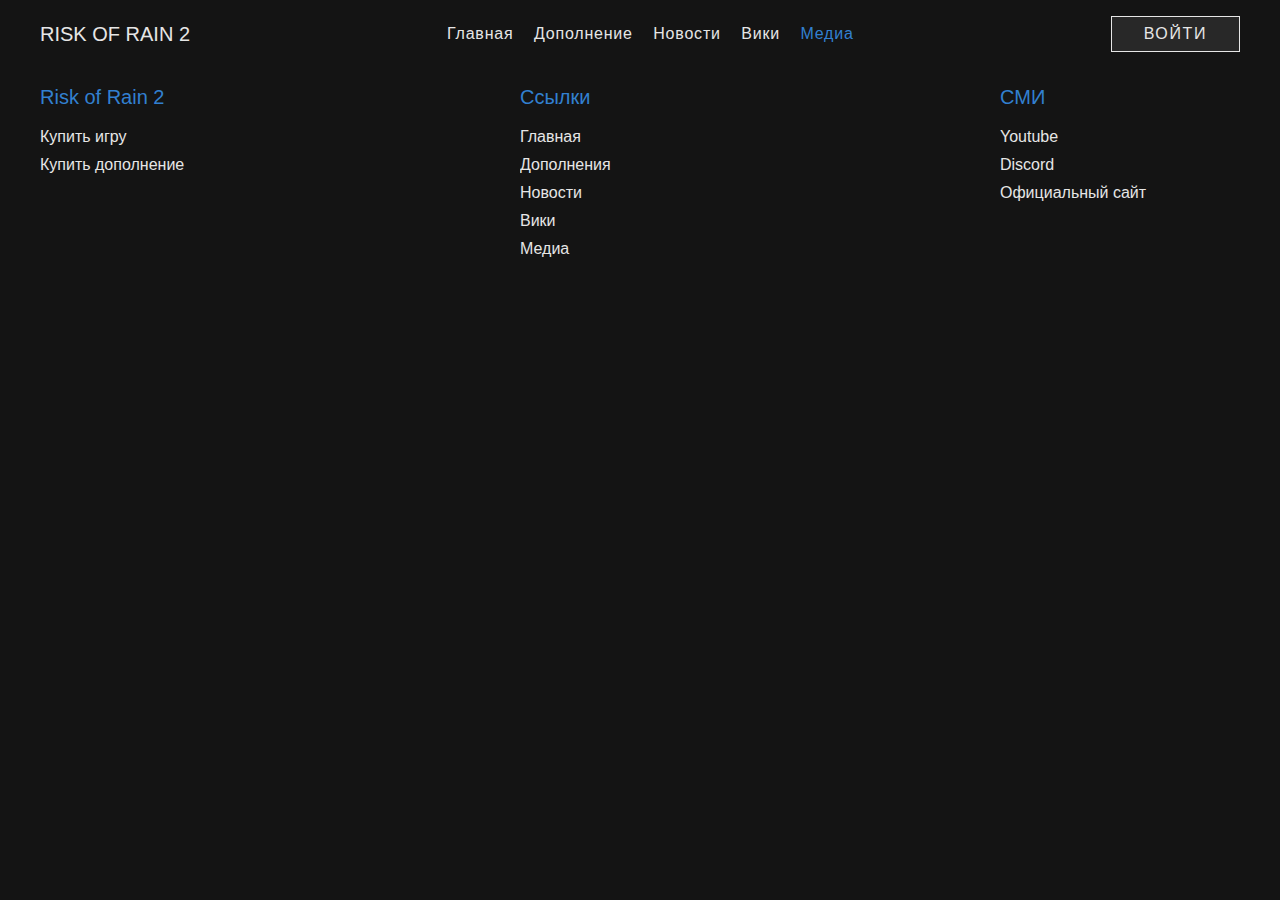
<file: pages/media.html>
<!DOCTYPE html>
<html>
<head>
	<meta charset="utf-8">
	<title>Risk of Rain 2 Медиа</title>
	<link rel="stylesheet" type="text/css" href="../assets/css/style.css">
	<link rel="stylesheet" type="text/css" href="../assets/font-awesome-4.7.0/css/font-awesome.min.css">
</head>
<body>
	<header>
		<div class="container">
			<div class="header-inner">
				<div class="header_logo">
					Risk of Rain 2
				</div>
				<ul class="header_nav">
					<li><a href="../index.html">Главная</a></li>
					<li><a href="dlc.html">Дополнение</a></li>
					<li><a href="news.html">Новости</a></li>
					<li><a href="wiki.html">Вики</a></li>
					<li><a href="media.html" class="header_nav_active">Медиа</a></li>
				</ul>
				<button class="header_btn">Войти</button>
			</div>
		</div>
	</header>

	<main>
		
	</main>

	<footer>
		<div class="container">
			<div class="footer-inner">
				<div class="footer_block">
					<p>Risk of Rain 2</p>
					<a href="https://store.steampowered.com/app/632360/Risk_of_Rain_2/">Купить игру</a>
					<a href="https://store.steampowered.com/app/1607890/Risk_of_Rain_2_Survivors_of_the_Void/">Купить дополнение</a>
				</div>
				<div class="footer_block">
					<p>Ссылки</p>
					<a href="../index.html">Главная</a>
					<a href="dlc.html">Дополнения</a>
					<a href="news.html">Новости</a>
					<a href="wiki.html">Вики</a>
					<a href="media.html">Медиа</a>
				</div>
				<div class="footer_block">
					<p>СМИ</p>
					<a href="https://www.youtube.com/user/spacegame2012">Youtube</a>
					<a href="https://discord.com/invite/riskofrain2">Discord</a>
					<a href="https://www.riskofrain.com">Официальный сайт</a>
				</div>
			</div>
		</div>
	</footer>
</body>
</html>
</file>
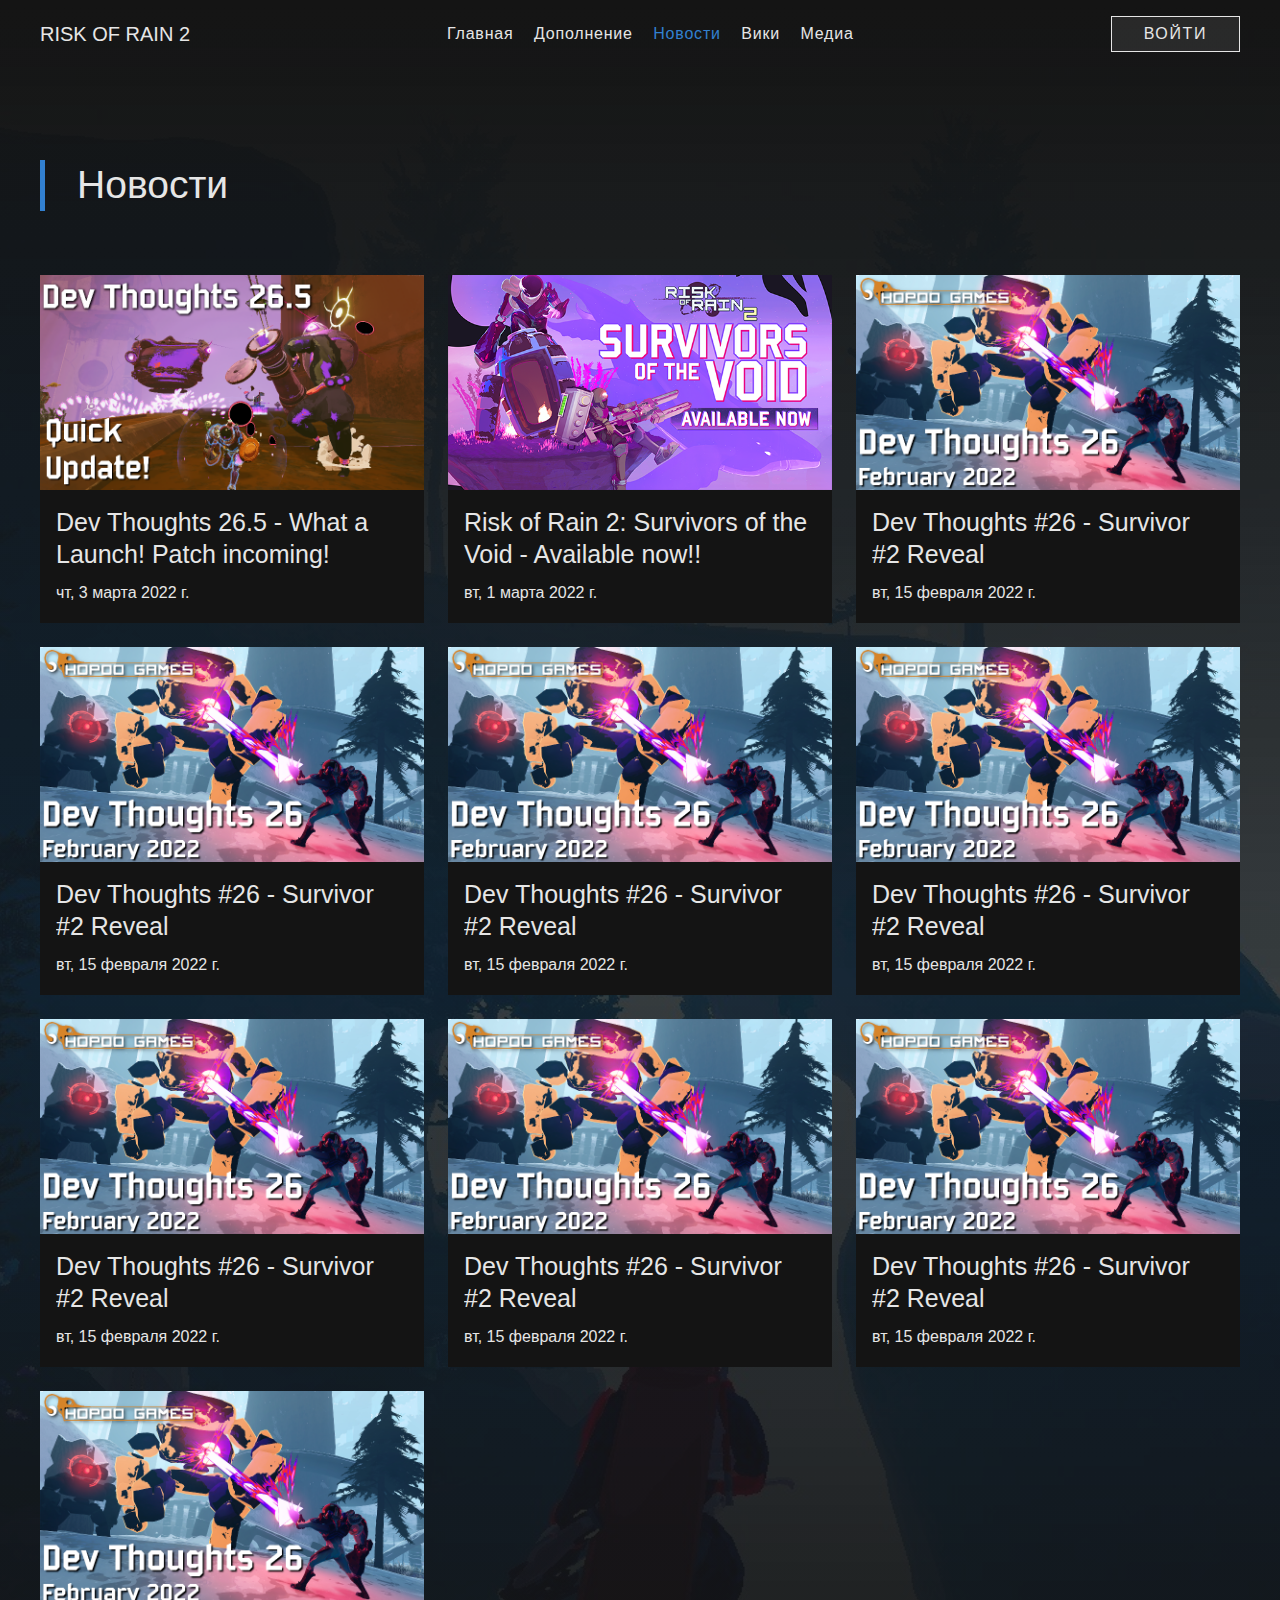
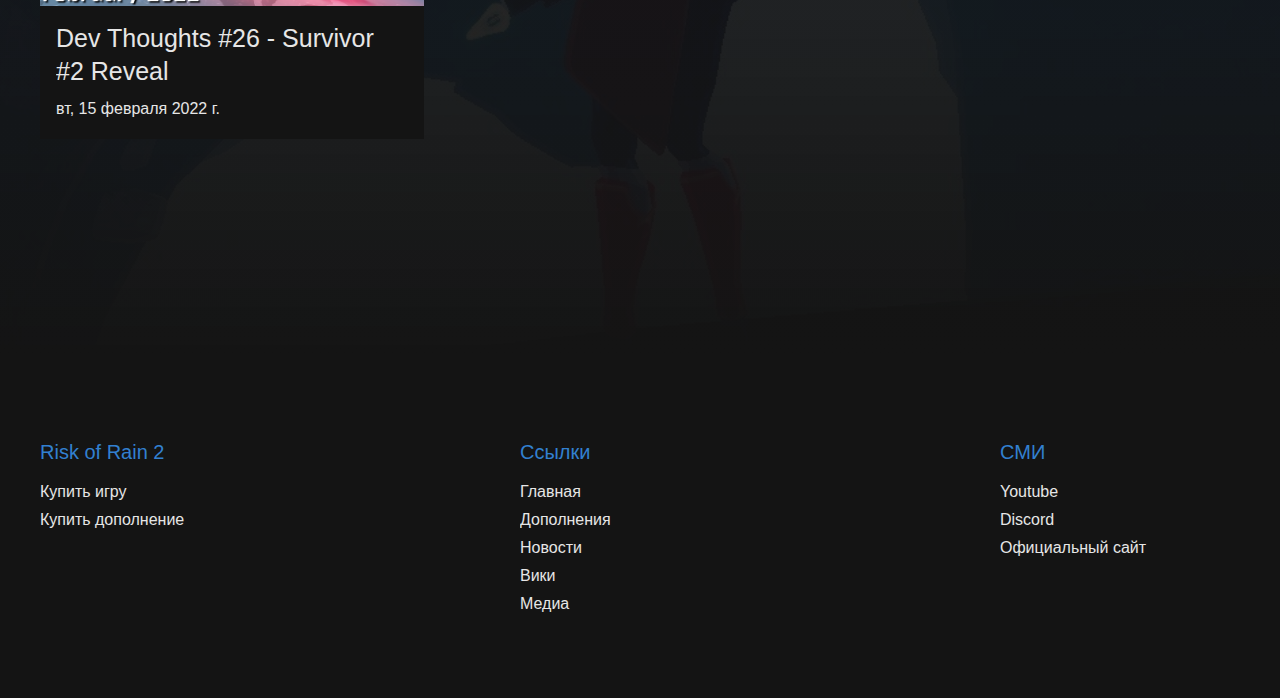
<file: pages/news.html>
<!DOCTYPE html>
<html>
<head>
	<meta charset="utf-8">
	<title>Risk of Rain 2 Новости</title>
	<link rel="stylesheet" type="text/css" href="../assets/css/style.css">
	<link rel="stylesheet" type="text/css" href="../assets/font-awesome-4.7.0/css/font-awesome.min.css">
</head>
<body>
	<header>
		<div class="container">
			<div class="header-inner">
				<div class="header_logo">
					Risk of Rain 2
				</div>
				<ul class="header_nav">
					<li><a href="../index.html">Главная</a></li>
					<li><a href="dlc.html">Дополнение</a></li>
					<li><a href="news.html" class="header_nav_active">Новости</a></li>
					<li><a href="wiki.html">Вики</a></li>
					<li><a href="media.html">Медиа</a></li>
				</ul>
				<button class="header_btn">Войти</button>
			</div>
		</div>
	</header>

	<main>
		<section class="news">
			<div class="container">	
				<div class="news-inner">
					<div class="news_title">
						<hr><h2>Новости</h2>
					</div>
					<div class="news_main">
						<div class="news_block">
							<div class="news_image">
								<img src="../images/news/1.png">
							</div>
							<div class="news_down">
								<h4>Dev Thoughts 26.5 - What a Launch! Patch incoming!</h4>
								<p>чт, 3 марта 2022 г.</p>
							</div>
						</div>

						<div class="news_block">
							<div class="news_image">
								<img src="../images/news/2.png">
							</div>
							<div class="news_down">
								<h4>Risk of Rain 2: Survivors of the Void - Available now!!</h4>
								<p>вт, 1 марта 2022 г.</p>
							</div>
						</div>

						<div class="news_block">
							<div class="news_image">
								<img src="../images/news/3.png">
							</div>
							<div class="news_down">
								<h4>Dev Thoughts #26 - Survivor #2 Reveal</h4>
								<p>вт, 15 февраля 2022 г.</p>
							</div>
						</div>

						<div class="news_block">
							<div class="news_image">
								<img src="../images/news/3.png">
							</div>
							<div class="news_down">
								<h4>Dev Thoughts #26 - Survivor #2 Reveal</h4>
								<p>вт, 15 февраля 2022 г.</p>
							</div>
						</div>

						<div class="news_block">
							<div class="news_image">
								<img src="../images/news/3.png">
							</div>
							<div class="news_down">
								<h4>Dev Thoughts #26 - Survivor #2 Reveal</h4>
								<p>вт, 15 февраля 2022 г.</p>
							</div>
						</div>

						<div class="news_block">
							<div class="news_image">
								<img src="../images/news/3.png">
							</div>
							<div class="news_down">
								<h4>Dev Thoughts #26 - Survivor #2 Reveal</h4>
								<p>вт, 15 февраля 2022 г.</p>
							</div>
						</div>

						<div class="news_block">
							<div class="news_image">
								<img src="../images/news/3.png">
							</div>
							<div class="news_down">
								<h4>Dev Thoughts #26 - Survivor #2 Reveal</h4>
								<p>вт, 15 февраля 2022 г.</p>
							</div>
						</div>

						<div class="news_block">
							<div class="news_image">
								<img src="../images/news/3.png">
							</div>
							<div class="news_down">
								<h4>Dev Thoughts #26 - Survivor #2 Reveal</h4>
								<p>вт, 15 февраля 2022 г.</p>
							</div>
						</div>

						<div class="news_block">
							<div class="news_image">
								<img src="../images/news/3.png">
							</div>
							<div class="news_down">
								<h4>Dev Thoughts #26 - Survivor #2 Reveal</h4>
								<p>вт, 15 февраля 2022 г.</p>
							</div>
						</div>
						
						<div class="news_block">
							<div class="news_image">
								<img src="../images/news/3.png">
							</div>
							<div class="news_down">
								<h4>Dev Thoughts #26 - Survivor #2 Reveal</h4>
								<p>вт, 15 февраля 2022 г.</p>
							</div>
						</div>
					</div>
				</div>
			</div>
		</section>
	</main>

	<footer>
		<div class="container">
			<div class="footer-inner">
				<div class="footer_block">
					<p>Risk of Rain 2</p>
					<a href="https://store.steampowered.com/app/632360/Risk_of_Rain_2/">Купить игру</a>
					<a href="https://store.steampowered.com/app/1607890/Risk_of_Rain_2_Survivors_of_the_Void/">Купить дополнение</a>
				</div>
				<div class="footer_block">
					<p>Ссылки</p>
					<a href="../index.html">Главная</a>
					<a href="dlc.html">Дополнения</a>
					<a href="news.html">Новости</a>
					<a href="wiki.html">Вики</a>
					<a href="media.html">Медиа</a>
				</div>
				<div class="footer_block">
					<p>СМИ</p>
					<a href="https://www.youtube.com/user/spacegame2012">Youtube</a>
					<a href="https://discord.com/invite/riskofrain2">Discord</a>
					<a href="https://www.riskofrain.com">Официальный сайт</a>
				</div>
			</div>
		</div>
	</footer>
</body>
</html>
</file>
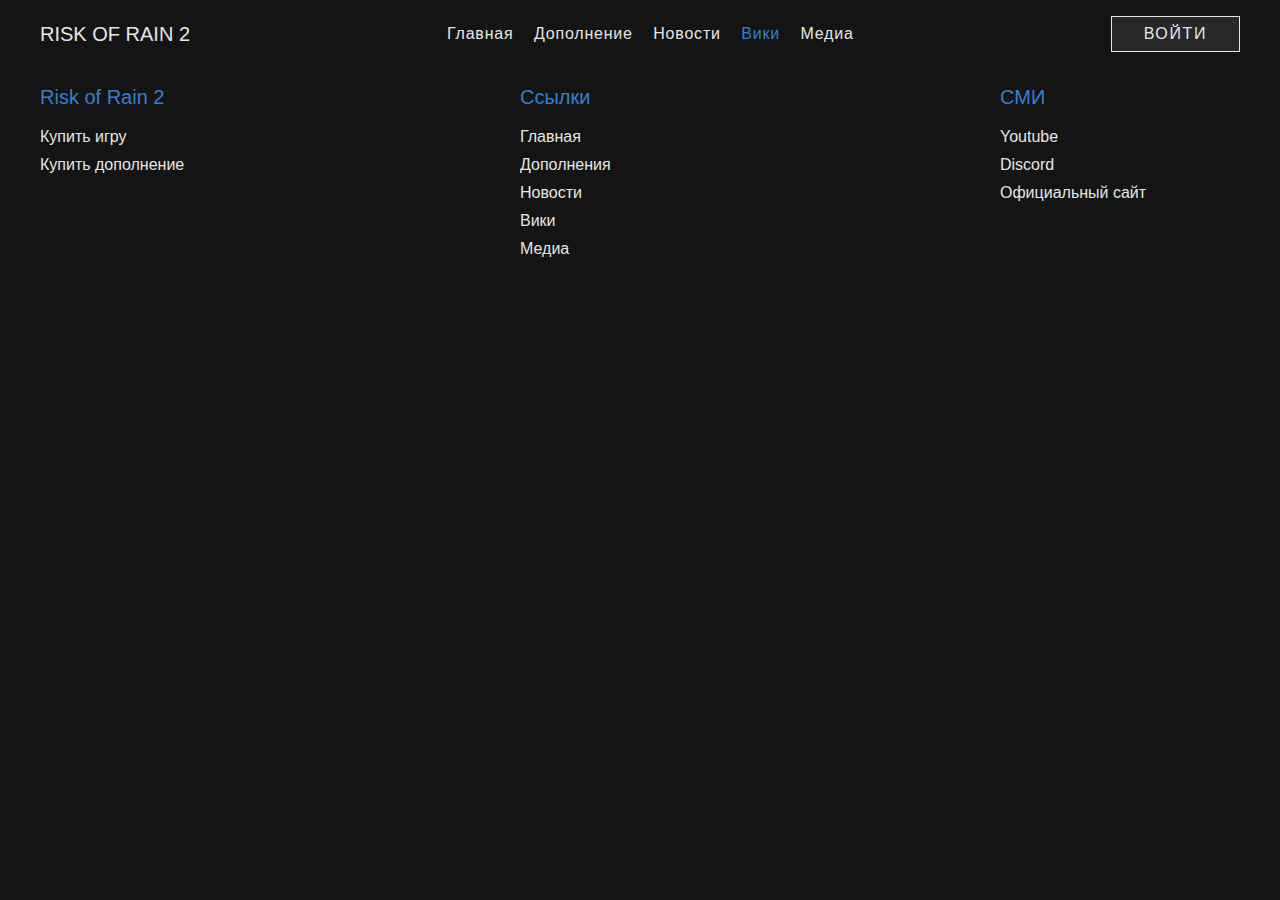
<file: pages/wiki.html>
<!DOCTYPE html>
<html>
<head>
	<meta charset="utf-8">
	<title>Risk of Rain 2 Вики</title>
	<link rel="stylesheet" type="text/css" href="../assets/css/style.css">
	<link rel="stylesheet" type="text/css" href="../assets/font-awesome-4.7.0/css/font-awesome.min.css">
</head>
<body>
	<header>
		<div class="container">
			<div class="header-inner">
				<div class="header_logo">
					Risk of Rain 2
				</div>
				<ul class="header_nav">
					<li><a href="../index.html">Главная</a></li>
					<li><a href="dlc.html">Дополнение</a></li>
					<li><a href="news.html">Новости</a></li>
					<li><a href="wiki.html" class="header_nav_active">Вики</a></li>
					<li><a href="media.html">Медиа</a></li>
				</ul>
				<button class="header_btn">Войти</button>
			</div>
		</div>
	</header>

	<main>

	</main>

	<footer>
		<div class="container">
			<div class="footer-inner">
				<div class="footer_block">
					<p>Risk of Rain 2</p>
					<a href="https://store.steampowered.com/app/632360/Risk_of_Rain_2/">Купить игру</a>
					<a href="https://store.steampowered.com/app/1607890/Risk_of_Rain_2_Survivors_of_the_Void/">Купить дополнение</a>
				</div>
				<div class="footer_block">
					<p>Ссылки</p>
					<a href="../index.html">Главная</a>
					<a href="dlc.html">Дополнения</a>
					<a href="news.html">Новости</a>
					<a href="wiki.html">Вики</a>
					<a href="media.html">Медиа</a>
				</div>
				<div class="footer_block">
					<p>СМИ</p>
					<a href="https://www.youtube.com/user/spacegame2012">Youtube</a>
					<a href="https://discord.com/invite/riskofrain2">Discord</a>
					<a href="https://www.riskofrain.com">Официальный сайт</a>
				</div>
			</div>
		</div>
	</footer>
</body>
</html>
</file>
<file: assets/css/style.css>
* {
	margin: 0;
	padding: 0;
	box-sizing: border-box;
	overflow-x: hidden;
}

:root {
	--bg: #141414;
	--secondbg: #373737;
	--text: #e6e6e6;
	--main: #3280d0;
	--secondmain: #9A00C7;
}

/* Scroll */
/* W3C standard
   сейчас только для Firefox */
* {
  scrollbar-width: 1rem;
  scrollbar-color: var(--main);
}

/* для Chrome/Edge/Safari */
*::-webkit-scrollbar {
  width: 8px;
}
*::-webkit-scrollbar-track {
  background: none;
}
*::-webkit-scrollbar-thumb {
  background-color: var(--main);
}

/* Fonts */
@import url('https://fonts.googleapis.com/css?family=Rubik:400');

html {font-size: 100%;} /*16px*/

body {
  background: var(--bg);
  color: var(--text);

  font-family: 'Rubik', sans-serif;
  font-weight: 400;
  line-height: 1.75;
}

p {margin-bottom: 1rem;}

h1, h2, h3, h4, h5 {
  font-family: 'Rubik', sans-serif;
  font-weight: 400;
  line-height: 1.3;
}

h1 {
  margin-top: 0;
  font-size: 3.052rem;
}

h2 {font-size: 2.441rem;}

h3 {font-size: 1.953rem;}

h4 {font-size: 1.563rem;}

h5 {font-size: 1.25rem;}

small, .text_small {font-size: 0.8rem;}

/* Buttons */
button {
	background: rgba(230, 230, 230, 0.1);
	border: 1px solid var(--text);
	color: var(--text);

	font-family: 'Rubik', sans-serif;
  font-weight: 400;
  font-size: 1rem;
  text-transform: uppercase;
	letter-spacing: 0.1rem;

  cursor: pointer;
  transition: .2s;	
}

button:hover {
	background: rgba(50, 128, 208, 0.25);
}

button:active {
	background: rgba(50, 128, 208, 0.5);
}

a {
	text-decoration: none;
	color: var(--text);
}

/* HR */
hr {
	min-height: 100%;
	width: 5px;

	margin-right: 2rem;

	border: none;
	background: var(--main);
}

/* Containers */ 
section {
	padding: 160px 0;
}

.container {
	margin: 0 auto;
	width: 100%;
	max-width: 1220px;
	padding: 0 10px;
}

/* Header*/ 
header {
	padding-top: 1rem;
	position: absolute;
	z-index: 1000;
	width: 100%;
}

.header-inner {
	display: flex;
	justify-content: space-between;
	align-items: center;
}

.header_logo {
	font-size: 1.25rem;
	text-transform: uppercase;
}

.header_nav li {
	margin-right: 16px;
	display: inline;
	letter-spacing: 0.05rem;

	list-style-type: none;
}

.header_nav li:last-child {
	margin-right: 0;
}

.header_nav li a {	
	transition: .2s;
}

.header_nav li a:hover {
	color: var(--main);
	text-decoration: underline;
}

.header_nav .header_nav_active {
	color: var(--main);
}

.header_btn {
	padding: 8px 32px;
}

/* Intro */
.intro {
	display: flex;
	flex-direction: column;
  justify-content: center;

	background: linear-gradient(180deg, 
		rgba(20, 20, 20, 0.75) 0%, 
		rgba(20, 20, 20, 0.5) 52.6%, var(--bg) 100%), url(../../images/background.jpg);
	background-position: center;
	background-repeat: no-repeat;
	background-size: cover;

	height: 100vh;
}

.intro-inner {
	display: flex;
	flex-direction: column;
  justify-content: center;
  align-items: center;
}

.intro-inner>img {
	margin: 1rem 0;
	width: 50%;
}

.intro_scores {
	display: flex;
	justify-content: space-between;
	align-items: center;

	width: 50%;
}

.intro_score>h2, .intro_score>h3, .intro_score>h4, .intro_score>p,
.intro_review>h3, .intro_review>p {
	text-align: center;
	margin: 0;
}

.intro>.container>i {
	position: absolute;
	bottom: 50px;
	left: 50%;
	-webkit-transform: translate(-50%,-50%);
    -ms-transform: translate(-50%,-50%);
        transform: translate(-50%,-50%);
}

.intro_down {
	text-align: center;

	width: 100%;

	position: absolute;
	bottom: 100px;
	left: 50%;
	-webkit-transform: translate(-50%,-50%);
    -ms-transform: translate(-50%,-50%);
        transform: translate(-50%,-50%);
}

.intro_down>h4 {
	margin: 0 0 0.5rem 0;
}

.intro_down>h6 {
	margin: 0;
	letter-spacing: 0.3em;
}

.fa-angle-double-down:before {
	cursor: pointer;
}

/* About */
.about-inner {
	display: flex;
	flex-direction: column;
	justify-content: center;
	align-items: center;
}

.about_title {
	display: flex;
	width: 100%;
	margin-bottom: 4rem;
}

.about_block {
	display: flex;
	justify-content: space-between;

	margin-bottom: 4rem;
}

.about_text {
	width: 50%;
}

.about_text>h3 {
	margin-bottom: 1rem;

	color: var(--main);
}

.about_block>img {
	width: 45%;
	min-height: 300px;

	object-fit: cover;
}

.about-inner>a>button {
	padding: 1rem 2rem;
}

/* News */
.news {
	background: linear-gradient(180deg, var(--bg) 0%, 
		rgba(20, 20, 20, 0.8) 
		50%, var(--bg) 100%), url(../../images/background-2.jpg);
	background-size: cover;
	background-position: center;
}

.news-inner {
	display: flex;
	flex-direction: column;
	justify-content: center;
	align-items: center;
}

.news_title {
	display: flex;
  width: 100%;
  margin-bottom: 4rem;
}

.news_main {
	display: flex;
	flex-wrap: wrap;
	justify-content: space-between;
	margin-bottom: 2rem;

	width: 100%;
}

.news_block {
	width: 32%;
	margin-bottom: 2%;
	cursor: pointer;
}

.news_block:last-child(3) {
	margin-bottom: 0;
}

/*.news_block:hover .news_image img{
	transform: scale(1.1);
}*/

.news_image {
	padding: 0 0 56% 0;
	position: relative;
}

.news_image img {
	width: 100%;
	height: 100%;
	object-fit: cover;
	position: absolute;
	top: 0;
	left: 0;

	transition: .2s;
}

.news_down {
	background: var(--bg);
	padding: 1rem;
}

.news_down h4 {
	padding-bottom: 0.5rem;
}

.news_down p {
	margin: 0;
}

.news-inner button {
	padding: 1rem 2rem;
}

/* SR */
.sr {

}

.sr-inner {
	display: flex;
	flex-direction: column;
	justify-content: center;
	align-items: center;
}

.sr_title {
	display: flex;
  width: 100%;
  margin-bottom: 4rem;
}

.sr_main {
	display: flex;
	justify-content: space-between;
	margin-bottom: 2rem;

	width: 100%;
}

.sr_left {
	width: 50%;
}

.sr_left h4, .sr_right h4 {
	margin-bottom: 1rem;
	color: var(--main);
}

.sr_left p, .sr_right p {
	margin-bottom: 0;
}

.sr_right {
	width: 40%;
}

.sr_block {
	margin-bottom: 2rem;
}

.sr_block img {
	height: 244px;
	width: 100%;

	object-fit: cover;
}

/* Media */
.media-inner {
	display: flex;
	flex-direction: column;
	justify-content: center;
	align-items: center;
}

.media_title {
	display: flex;
	justify-content: space-between;
	align-items: center;
  width: 100%;
  margin-bottom: 4rem;
}

.media_title_left {
	display: flex;
}

.media_title_right {
	display: flex;
}

.media_title_right p {
	font-size: 1.25rem;
	margin-right: 2rem;
	margin-bottom: 0;

	cursor: pointer;
}

.media_title_right p:hover {
	color: var(--main);
	text-decoration: underline;
}

.media_btn_active {
	color: var(--main);
}

.media_title_right button:last-child {
	margin-right: 0;
}

.media_title_right button:hover {
	color: var(--main);
}

.media_main {
	display: flex;
	flex-wrap: wrap;
	justify-content: space-between;
	margin-bottom: 2rem;

	width: 100%;
}

.media_block {
	position: relative;
	width: 32%;

	margin-bottom: calc(2% - 9px);
}

.media_block:last-child(3) {
	margin-bottom: 0;
}

.media_block img {
	height: 300px;
	width: 100%;

	object-fit: cover;
	object-position: center;
}

.media_block video {
	width: 100%;
}

.art, .video {
	display: none;
}

.media_text {
	display: none;

	position: absolute;
	top: 0;
	bottom: 0;

	width: 100%;

	background: rgba(20, 20, 20, 0.75);

	cursor: pointer;
}

.media_block:hover .media_text {
	display: flex;
	flex-direction: column;
	justify-content: center;
	align-items: center;
}

.media-inner>a>button {
	padding: 1rem 2rem;
}


/* DLC */
.dlc {
	background: linear-gradient(180deg, var(--bg) 0%, 
		rgba(20, 20, 20, 0.8) 
		50%, var(--bg) 100%), url(../../images/background-3.jpg);
	background-size: cover;
	background-position: center;
}

.dlc-inner {
	display: flex;
	flex-direction: column;
	justify-content: center;
	align-items: center;
}

.dlc_title {
	display: flex;
  width: 100%;
  margin-bottom: 4rem;
}

.dlc_main {
	display: flex;
	justify-content: space-between;
	margin-bottom: 2rem;

	width: 100%;
}

.dlc_main_left {
	width: 50%;
}

.dlc_main_right {
	width: 45%;
}

.dlc-inner>a>button {
	padding: 1rem 2rem;
}

/* Footer */
footer {
	padding: 80px 0;
}

.footer-inner {
	display: flex;
	justify-content: space-between;
}

.footer_block {
	display: flex;
	flex-direction: column;
	width: 20%;
}

.footer_block p {
	font-size: 1.25rem;
	margin-bottom: 0.5rem;
	color: var(--main);
}

.footer_block a {
	transition: .2s;
}

.footer_block a:hover {
	color: var(--main);
}

/* DLC about */ 
.dlc_about {
	background: linear-gradient(180deg, var(--bg) 0%, 
		rgba(20, 20, 20, 0.8) 50%, var(--bg) 100%), 
		url(../../images/background-4.jpg) no-repeat fixed center top;
  background-size: cover;
}

.dlc_about-inner {
	display: flex;
	flex-direction: column;
	justify-content: center;
	align-items: center;
}

.dlc_about_title {
	display: flex;
	width: 100%;
	margin-bottom: 4rem;
}

.dlc_about_block {
	display: flex;
	justify-content: space-between;

	margin-bottom: 4rem;
}

.dlc_about_text {
	width: 50%;
}

.dlc_about_text>h3 {
	margin-bottom: 1rem;

	color: var(--main);
}

.dlc_about_block>img {
	width: 45%;
	min-height: 300px;

	object-fit: cover;
}

.dlc_about-inner>a>button {
	padding: 1rem 2rem;
}

/* Смена цвета на 2 странице */
/*.header_second_nav_active, .header_second_nav li a:hover, 
.dlc_about_text>h3, .footer_block p, .footer_block a:hover {
	color: var(--secondmain);
}

.dlc_intro_title hr, .dlc_about_title hr{
	background: var(--secondmain);
}

button:hover {
	background: rgba(154, 0, 199, 0.25);
}

button:active {
	background: rgba(154, 0, 199, 0.5);
}*/
</file>
